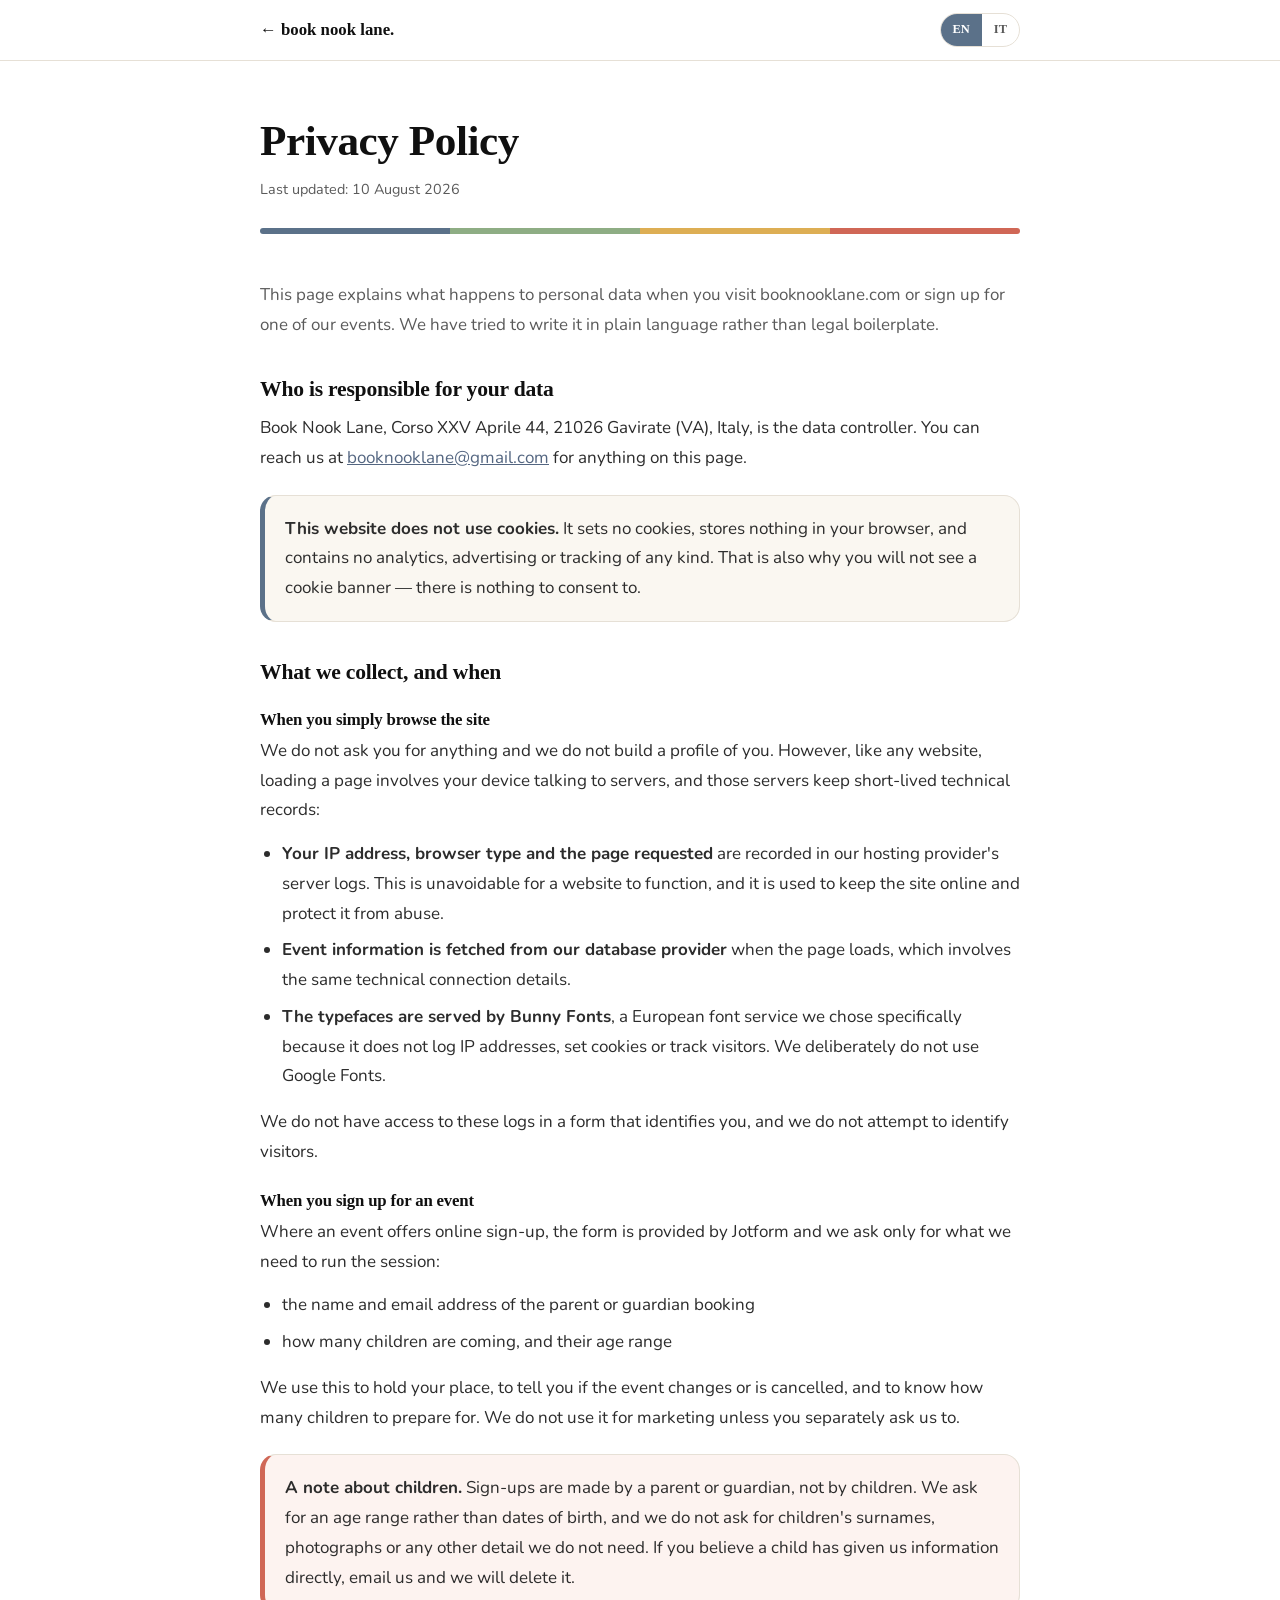
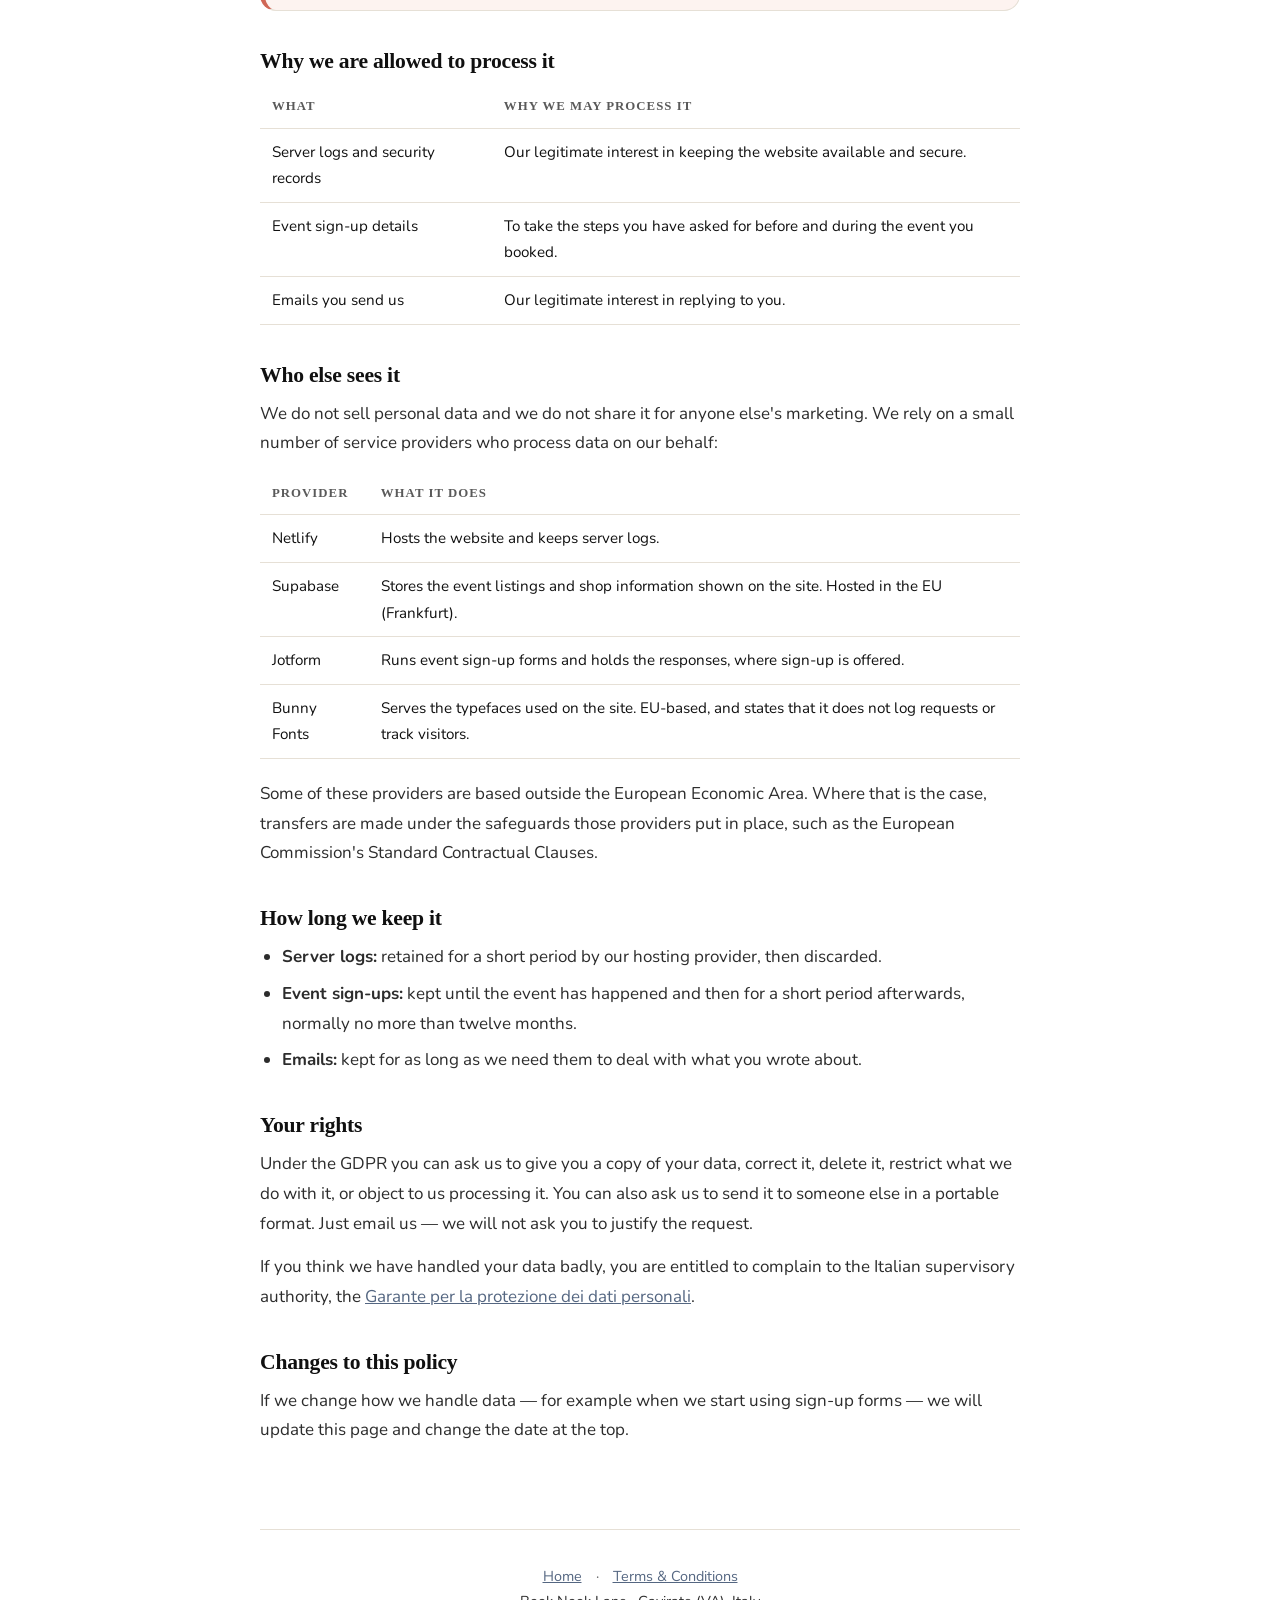
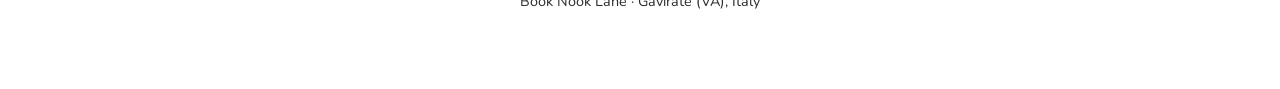
<file: landing/privacy.html>
<!DOCTYPE html>
<html lang="en">
<head>
<meta charset="utf-8">
<meta name="viewport" content="width=device-width, initial-scale=1">
<title>Privacy Policy — Book Nook Lane</title>
<meta name="description" content="How Book Nook Lane handles personal data.">
<meta name="robots" content="noindex">
<link rel="preconnect" href="https://fonts.bunny.net" crossorigin>
<link rel="stylesheet" href="https://fonts.bunny.net/css?family=zilla-slab:400,500,600,700|caveat:600,700|nunito:400,400i,600,700,800&display=swap">
<link rel="stylesheet" href="legal.css">
</head>
<body>

<nav>
  <div class="wrap">
    <a class="brand" href="/">← book nook lane.</a>
    <div class="lang">
      <button id="btn-en" class="on" onclick="setLang('en')">EN</button>
      <button id="btn-it" onclick="setLang('it')">IT</button>
    </div>
  </div>
</nav>

<!-- ============================== ENGLISH ============================== -->
<div data-lang="en" class="on">

  <header class="doc">
    <div class="wrap">
      <h1>Privacy Policy</h1>
      <p class="updated">Last updated: 10 August 2026</p>
    </div>
    <div class="shelf"><i></i><i></i><i></i><i></i></div>
  </header>

  <main class="wrap">
    <p class="lede">This page explains what happens to personal data when you visit booknooklane.com or sign up for one of our events. We have tried to write it in plain language rather than legal boilerplate.</p>

    <h2>Who is responsible for your data</h2>
    <p>Book Nook Lane, Corso XXV Aprile 44, 21026 Gavirate (VA), Italy, is the data controller. You can reach us at <a href="mailto:booknooklane@gmail.com">booknooklane@gmail.com</a> for anything on this page.</p>

    <div class="callout">
      <p><strong>This website does not use cookies.</strong> It sets no cookies, stores nothing in your browser, and contains no analytics, advertising or tracking of any kind. That is also why you will not see a cookie banner — there is nothing to consent to.</p>
    </div>

    <h2>What we collect, and when</h2>

    <h3>When you simply browse the site</h3>
    <p>We do not ask you for anything and we do not build a profile of you. However, like any website, loading a page involves your device talking to servers, and those servers keep short-lived technical records:</p>
    <ul>
      <li><strong>Your IP address, browser type and the page requested</strong> are recorded in our hosting provider's server logs. This is unavoidable for a website to function, and it is used to keep the site online and protect it from abuse.</li>
      <li><strong>Event information is fetched from our database provider</strong> when the page loads, which involves the same technical connection details.</li>
      <li><strong>The typefaces are served by Bunny Fonts</strong>, a European font service we chose specifically because it does not log IP addresses, set cookies or track visitors. We deliberately do not use Google Fonts.</li>
    </ul>
    <p>We do not have access to these logs in a form that identifies you, and we do not attempt to identify visitors.</p>

    <h3>When you sign up for an event</h3>
    <p>Where an event offers online sign-up, the form is provided by Jotform and we ask only for what we need to run the session:</p>
    <ul>
      <li>the name and email address of the parent or guardian booking</li>
      <li>how many children are coming, and their age range</li>
    </ul>
    <p>We use this to hold your place, to tell you if the event changes or is cancelled, and to know how many children to prepare for. We do not use it for marketing unless you separately ask us to.</p>

    <div class="callout warn">
      <p><strong>A note about children.</strong> Sign-ups are made by a parent or guardian, not by children. We ask for an age range rather than dates of birth, and we do not ask for children's surnames, photographs or any other detail we do not need. If you believe a child has given us information directly, email us and we will delete it.</p>
    </div>

    <h2>Why we are allowed to process it</h2>
    <table>
      <tr><th>What</th><th>Why we may process it</th></tr>
      <tr><td>Server logs and security records</td><td>Our legitimate interest in keeping the website available and secure.</td></tr>
      <tr><td>Event sign-up details</td><td>To take the steps you have asked for before and during the event you booked.</td></tr>
      <tr><td>Emails you send us</td><td>Our legitimate interest in replying to you.</td></tr>
    </table>

    <h2>Who else sees it</h2>
    <p>We do not sell personal data and we do not share it for anyone else's marketing. We rely on a small number of service providers who process data on our behalf:</p>
    <table>
      <tr><th>Provider</th><th>What it does</th></tr>
      <tr><td>Netlify</td><td>Hosts the website and keeps server logs.</td></tr>
      <tr><td>Supabase</td><td>Stores the event listings and shop information shown on the site. Hosted in the EU (Frankfurt).</td></tr>
      <tr><td>Jotform</td><td>Runs event sign-up forms and holds the responses, where sign-up is offered.</td></tr>
      <tr><td>Bunny Fonts</td><td>Serves the typefaces used on the site. EU-based, and states that it does not log requests or track visitors.</td></tr>
    </table>
    <p>Some of these providers are based outside the European Economic Area. Where that is the case, transfers are made under the safeguards those providers put in place, such as the European Commission's Standard Contractual Clauses.</p>

    <h2>How long we keep it</h2>
    <ul>
      <li><strong>Server logs:</strong> retained for a short period by our hosting provider, then discarded.</li>
      <li><strong>Event sign-ups:</strong> kept until the event has happened and then for a short period afterwards, normally no more than twelve months.</li>
      <li><strong>Emails:</strong> kept for as long as we need them to deal with what you wrote about.</li>
    </ul>

    <h2>Your rights</h2>
    <p>Under the GDPR you can ask us to give you a copy of your data, correct it, delete it, restrict what we do with it, or object to us processing it. You can also ask us to send it to someone else in a portable format. Just email us — we will not ask you to justify the request.</p>
    <p>If you think we have handled your data badly, you are entitled to complain to the Italian supervisory authority, the <a href="https://www.garanteprivacy.it" target="_blank" rel="noopener">Garante per la protezione dei dati personali</a>.</p>

    <h2>Changes to this policy</h2>
    <p>If we change how we handle data — for example when we start using sign-up forms — we will update this page and change the date at the top.</p>
  </main>
</div>

<!-- ============================== ITALIANO ============================= -->
<div data-lang="it">

  <header class="doc">
    <div class="wrap">
      <h1>Informativa sulla privacy</h1>
      <p class="updated">Ultimo aggiornamento: 10 agosto 2026</p>
    </div>
    <div class="shelf"><i></i><i></i><i></i><i></i></div>
  </header>

  <main class="wrap">
    <p class="lede">Questa pagina spiega che cosa succede ai dati personali quando visiti booknooklane.com o ti iscrivi a uno dei nostri eventi. Abbiamo cercato di scriverla in modo semplice, senza formule legali.</p>

    <h2>Chi è responsabile dei tuoi dati</h2>
    <p>Book Nook Lane, Corso XXV Aprile 44, 21026 Gavirate (VA), Italia, è il titolare del trattamento. Puoi scriverci a <a href="mailto:booknooklane@gmail.com">booknooklane@gmail.com</a> per qualsiasi cosa riguardi questa pagina.</p>

    <div class="callout">
      <p><strong>Questo sito non utilizza cookie.</strong> Non installa cookie, non salva nulla nel tuo browser e non contiene strumenti di analisi, pubblicità o tracciamento. Per questo non vedrai alcun banner sui cookie: non c'è nulla da acconsentire.</p>
    </div>

    <h2>Quali dati raccogliamo, e quando</h2>

    <h3>Quando visiti semplicemente il sito</h3>
    <p>Non ti chiediamo nulla e non creiamo alcun profilo. Tuttavia, come per qualsiasi sito, caricare una pagina comporta una comunicazione tra il tuo dispositivo e dei server, che conservano registrazioni tecniche per un breve periodo:</p>
    <ul>
      <li><strong>Indirizzo IP, tipo di browser e pagina richiesta</strong> vengono registrati nei log del nostro fornitore di hosting. È inevitabile perché il sito funzioni e serve a mantenerlo online e protetto da abusi.</li>
      <li><strong>Le informazioni sugli eventi vengono richieste al nostro fornitore di database</strong> al caricamento della pagina, con gli stessi dati tecnici di connessione.</li>
      <li><strong>I caratteri tipografici sono forniti da Bunny Fonts</strong>, un servizio europeo scelto proprio perché non registra gli indirizzi IP, non installa cookie e non traccia i visitatori. Abbiamo deliberatamente rinunciato a Google Fonts.</li>
    </ul>
    <p>Non abbiamo accesso a questi log in una forma che ti identifichi e non cerchiamo di identificare i visitatori.</p>

    <h3>Quando ti iscrivi a un evento</h3>
    <p>Quando un evento prevede l'iscrizione online, il modulo è fornito da Jotform e chiediamo solo ciò che serve per organizzare l'incontro:</p>
    <ul>
      <li>nome e indirizzo email del genitore o di chi esercita la responsabilità genitoriale</li>
      <li>quanti bambini parteciperanno e la loro fascia d'età</li>
    </ul>
    <p>Usiamo questi dati per riservare il posto, per avvisarti se l'evento cambia o viene annullato e per sapere quanti bambini aspettare. Non li usiamo per finalità di marketing, salvo tua espressa richiesta.</p>

    <div class="callout warn">
      <p><strong>Una nota sui bambini.</strong> Le iscrizioni sono effettuate da un genitore o tutore, non dai bambini. Chiediamo una fascia d'età e non la data di nascita, e non chiediamo cognomi, fotografie o altri dati non necessari. Se ritieni che un bambino ci abbia fornito dati direttamente, scrivici e li cancelleremo.</p>
    </div>

    <h2>Su quale base giuridica</h2>
    <table>
      <tr><th>Dato</th><th>Base giuridica</th></tr>
      <tr><td>Log dei server e registrazioni di sicurezza</td><td>Nostro legittimo interesse a mantenere il sito disponibile e sicuro.</td></tr>
      <tr><td>Dati di iscrizione agli eventi</td><td>Esecuzione di misure richieste da te prima e durante l'evento prenotato.</td></tr>
      <tr><td>Email che ci invii</td><td>Nostro legittimo interesse a risponderti.</td></tr>
    </table>

    <h2>Chi altro li vede</h2>
    <p>Non vendiamo dati personali e non li condividiamo per il marketing di terzi. Ci avvaliamo di alcuni fornitori che trattano i dati per nostro conto:</p>
    <table>
      <tr><th>Fornitore</th><th>Attività</th></tr>
      <tr><td>Netlify</td><td>Ospita il sito e conserva i log dei server.</td></tr>
      <tr><td>Supabase</td><td>Conserva gli eventi e le informazioni della libreria mostrate sul sito. Server nell'UE (Francoforte).</td></tr>
      <tr><td>Jotform</td><td>Gestisce i moduli di iscrizione agli eventi e conserva le risposte, dove previsti.</td></tr>
      <tr><td>Bunny Fonts</td><td>Fornisce i caratteri usati sul sito. Con sede nell'UE, dichiara di non registrare le richieste né tracciare i visitatori.</td></tr>
    </table>
    <p>Alcuni fornitori hanno sede fuori dallo Spazio economico europeo. In tal caso i trasferimenti avvengono in base alle garanzie da essi adottate, come le Clausole contrattuali tipo della Commissione europea.</p>

    <h2>Per quanto tempo li conserviamo</h2>
    <ul>
      <li><strong>Log dei server:</strong> conservati per un breve periodo dal fornitore di hosting, poi eliminati.</li>
      <li><strong>Iscrizioni agli eventi:</strong> conservate fino allo svolgimento dell'evento e per un breve periodo successivo, di norma non oltre dodici mesi.</li>
      <li><strong>Email:</strong> conservate per il tempo necessario a gestire la tua richiesta.</li>
    </ul>

    <h2>I tuoi diritti</h2>
    <p>Ai sensi del GDPR puoi chiederci una copia dei tuoi dati, la loro rettifica o cancellazione, la limitazione del trattamento oppure opporti al trattamento. Puoi anche chiederci di trasmetterli a terzi in un formato portabile. Ti basta scriverci: non ti chiederemo di motivare la richiesta.</p>
    <p>Se ritieni che abbiamo trattato male i tuoi dati, hai diritto di proporre reclamo al <a href="https://www.garanteprivacy.it" target="_blank" rel="noopener">Garante per la protezione dei dati personali</a>.</p>

    <h2>Modifiche a questa informativa</h2>
    <p>Se cambieremo il modo in cui trattiamo i dati — per esempio quando attiveremo i moduli di iscrizione — aggiorneremo questa pagina e la data in alto.</p>
  </main>
</div>

<footer class="wrap">
  <a href="/">Home</a> · <a href="terms.html">Terms &amp; Conditions</a>
  <p>Book Nook Lane · Gavirate (VA), Italy</p>
</footer>

<script>
// Deliberately no localStorage here: this page promises that the site stores
// nothing in your browser, and that promise has to stay true.
function setLang(l){
  document.querySelectorAll('[data-lang]').forEach(el => el.classList.toggle('on', el.dataset.lang === l));
  document.getElementById('btn-en').classList.toggle('on', l === 'en');
  document.getElementById('btn-it').classList.toggle('on', l === 'it');
  document.documentElement.lang = l;
  history.replaceState(null, '', l === 'it' ? '?lang=it' : location.pathname);
}
// Follow ?lang=it if present, otherwise the browser's own preference.
const param = new URLSearchParams(location.search).get('lang');
setLang(param === 'it' || param === 'en' ? param
      : (navigator.language || '').toLowerCase().startsWith('it') ? 'it' : 'en');
</script>
</body>
</html>
</file>
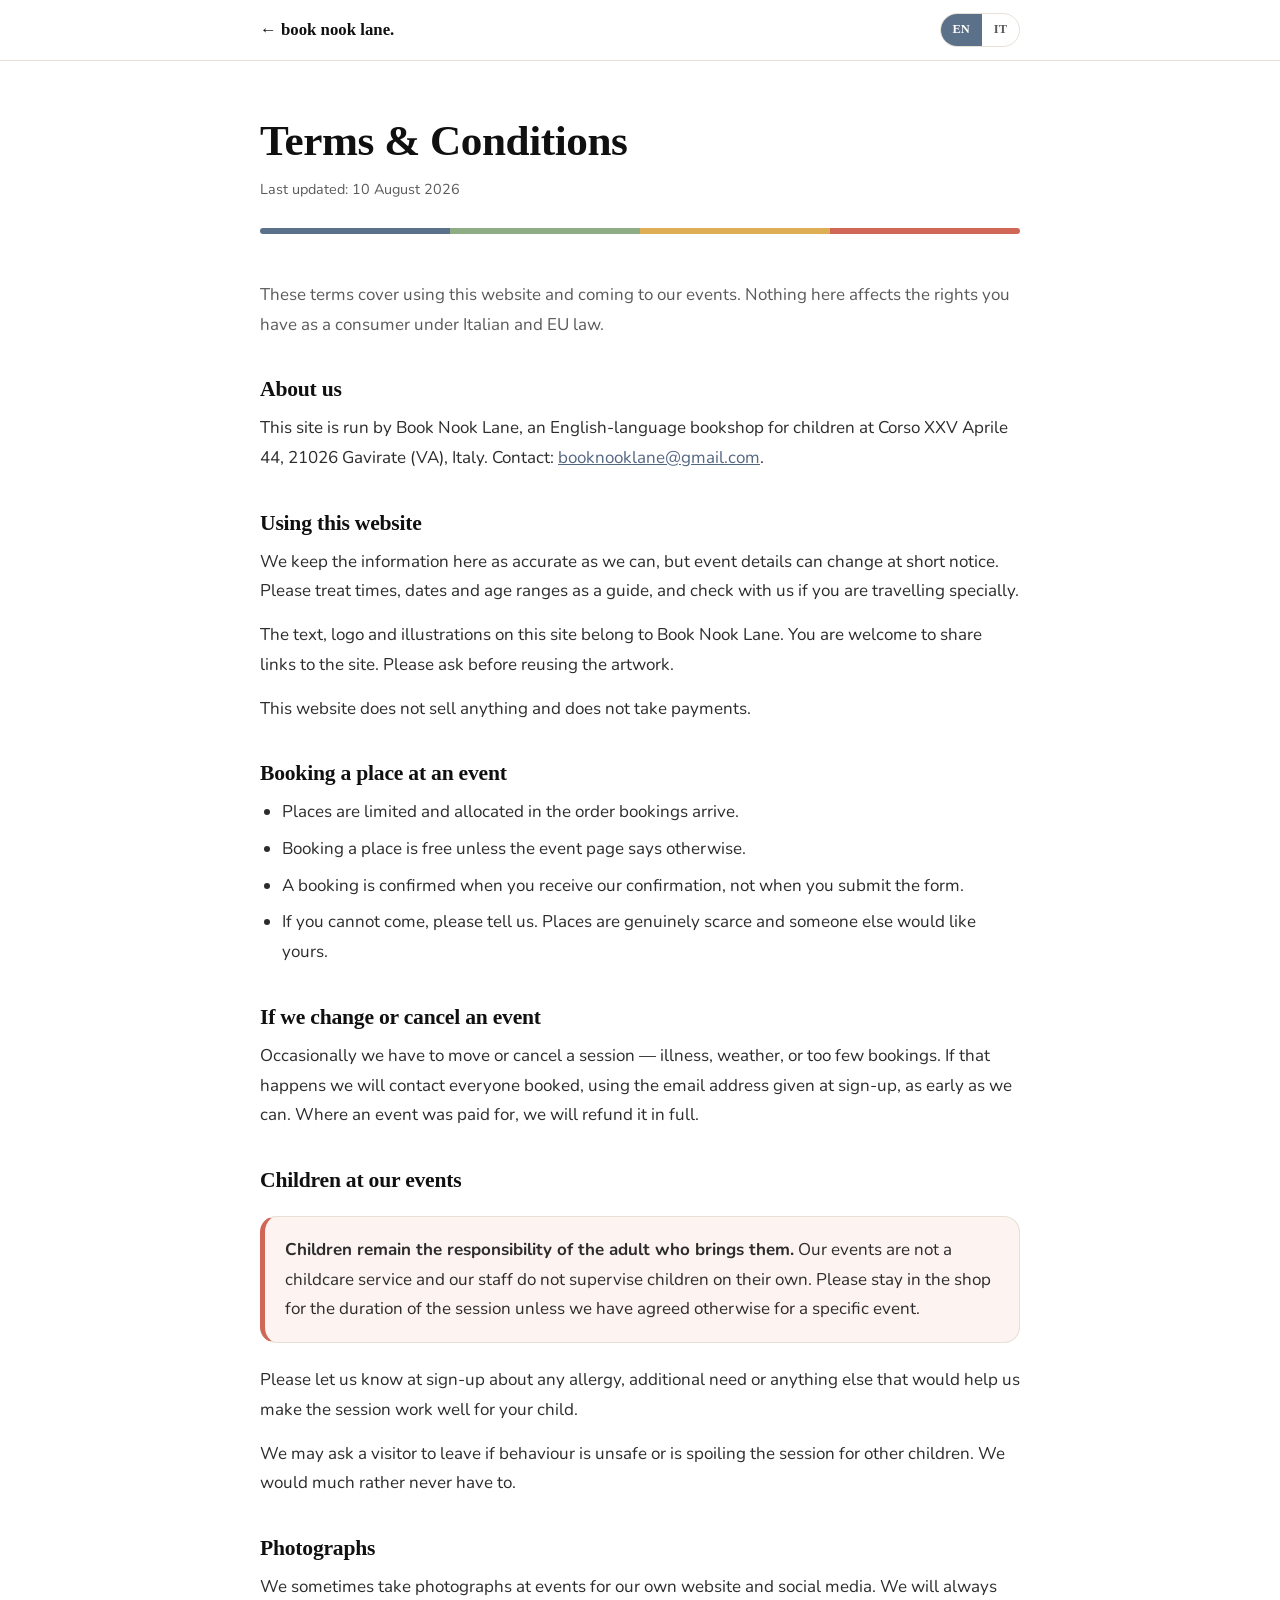
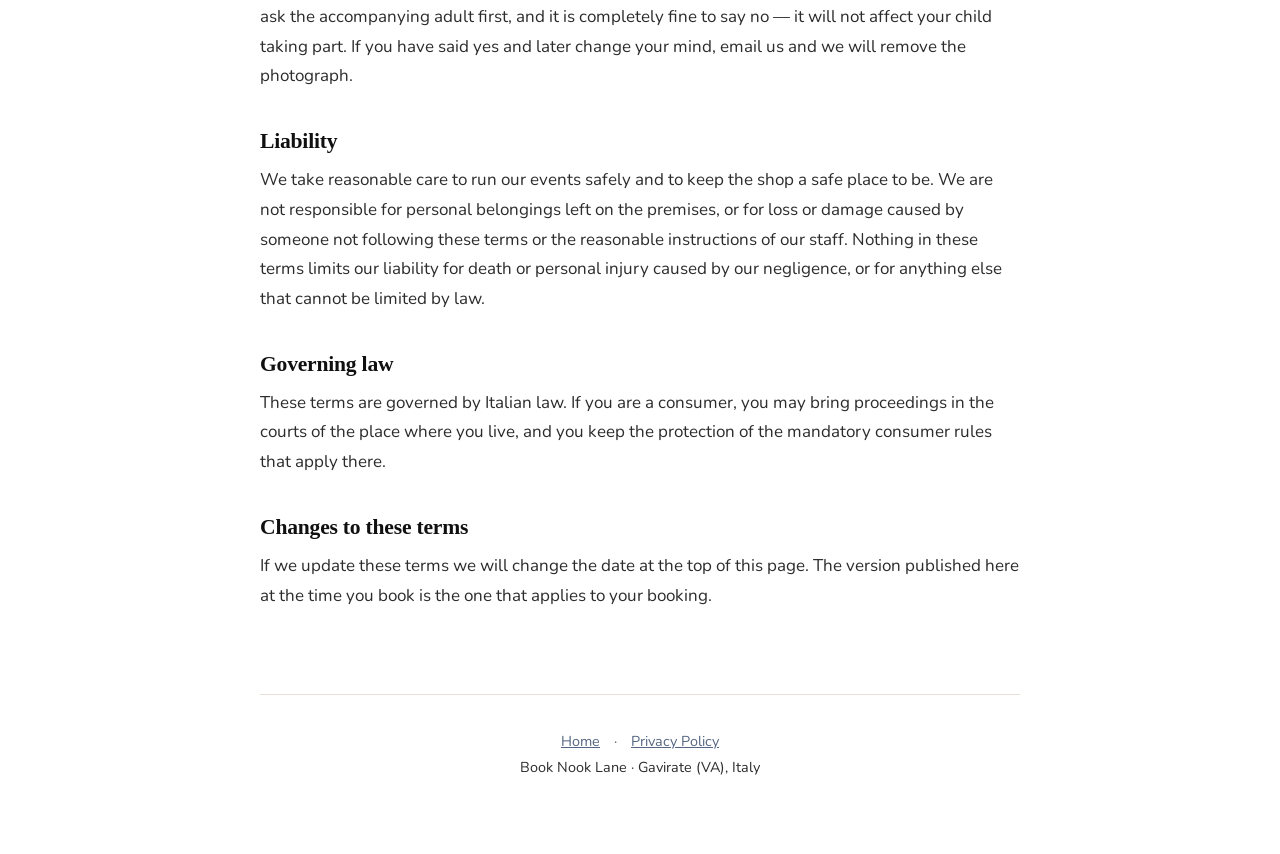
<file: landing/terms.html>
<!DOCTYPE html>
<html lang="en">
<head>
<meta charset="utf-8">
<meta name="viewport" content="width=device-width, initial-scale=1">
<title>Terms &amp; Conditions — Book Nook Lane</title>
<meta name="description" content="Terms for using booknooklane.com and attending Book Nook Lane events.">
<meta name="robots" content="noindex">
<link rel="preconnect" href="https://fonts.bunny.net" crossorigin>
<link rel="stylesheet" href="https://fonts.bunny.net/css?family=zilla-slab:400,500,600,700|caveat:600,700|nunito:400,400i,600,700,800&display=swap">
<link rel="stylesheet" href="legal.css">
</head>
<body>

<nav>
  <div class="wrap">
    <a class="brand" href="/">← book nook lane.</a>
    <div class="lang">
      <button id="btn-en" class="on" onclick="setLang('en')">EN</button>
      <button id="btn-it" onclick="setLang('it')">IT</button>
    </div>
  </div>
</nav>

<!-- ============================== ENGLISH ============================== -->
<div data-lang="en" class="on">

  <header class="doc">
    <div class="wrap">
      <h1>Terms &amp; Conditions</h1>
      <p class="updated">Last updated: 10 August 2026</p>
    </div>
    <div class="shelf"><i></i><i></i><i></i><i></i></div>
  </header>

  <main class="wrap">
    <p class="lede">These terms cover using this website and coming to our events. Nothing here affects the rights you have as a consumer under Italian and EU law.</p>

    <h2>About us</h2>
    <p>This site is run by Book Nook Lane, an English-language bookshop for children at Corso XXV Aprile 44, 21026 Gavirate (VA), Italy. Contact: <a href="mailto:booknooklane@gmail.com">booknooklane@gmail.com</a>.</p>

    <h2>Using this website</h2>
    <p>We keep the information here as accurate as we can, but event details can change at short notice. Please treat times, dates and age ranges as a guide, and check with us if you are travelling specially.</p>
    <p>The text, logo and illustrations on this site belong to Book Nook Lane. You are welcome to share links to the site. Please ask before reusing the artwork.</p>
    <p>This website does not sell anything and does not take payments.</p>

    <h2>Booking a place at an event</h2>
    <ul>
      <li>Places are limited and allocated in the order bookings arrive.</li>
      <li>Booking a place is free unless the event page says otherwise.</li>
      <li>A booking is confirmed when you receive our confirmation, not when you submit the form.</li>
      <li>If you cannot come, please tell us. Places are genuinely scarce and someone else would like yours.</li>
    </ul>

    <h2>If we change or cancel an event</h2>
    <p>Occasionally we have to move or cancel a session — illness, weather, or too few bookings. If that happens we will contact everyone booked, using the email address given at sign-up, as early as we can. Where an event was paid for, we will refund it in full.</p>

    <h2>Children at our events</h2>
    <div class="callout warn">
      <p><strong>Children remain the responsibility of the adult who brings them.</strong> Our events are not a childcare service and our staff do not supervise children on their own. Please stay in the shop for the duration of the session unless we have agreed otherwise for a specific event.</p>
    </div>
    <p>Please let us know at sign-up about any allergy, additional need or anything else that would help us make the session work well for your child.</p>
    <p>We may ask a visitor to leave if behaviour is unsafe or is spoiling the session for other children. We would much rather never have to.</p>

    <h2>Photographs</h2>
    <p>We sometimes take photographs at events for our own website and social media. We will always ask the accompanying adult first, and it is completely fine to say no — it will not affect your child taking part. If you have said yes and later change your mind, email us and we will remove the photograph.</p>

    <h2>Liability</h2>
    <p>We take reasonable care to run our events safely and to keep the shop a safe place to be. We are not responsible for personal belongings left on the premises, or for loss or damage caused by someone not following these terms or the reasonable instructions of our staff. Nothing in these terms limits our liability for death or personal injury caused by our negligence, or for anything else that cannot be limited by law.</p>

    <h2>Governing law</h2>
    <p>These terms are governed by Italian law. If you are a consumer, you may bring proceedings in the courts of the place where you live, and you keep the protection of the mandatory consumer rules that apply there.</p>

    <h2>Changes to these terms</h2>
    <p>If we update these terms we will change the date at the top of this page. The version published here at the time you book is the one that applies to your booking.</p>
  </main>
</div>

<!-- ============================== ITALIANO ============================= -->
<div data-lang="it">

  <header class="doc">
    <div class="wrap">
      <h1>Termini e condizioni</h1>
      <p class="updated">Ultimo aggiornamento: 10 agosto 2026</p>
    </div>
    <div class="shelf"><i></i><i></i><i></i><i></i></div>
  </header>

  <main class="wrap">
    <p class="lede">Questi termini riguardano l'uso del sito e la partecipazione ai nostri eventi. Nulla di quanto qui indicato pregiudica i diritti che ti spettano come consumatore ai sensi della legge italiana ed europea.</p>

    <h2>Chi siamo</h2>
    <p>Il sito è gestito da Book Nook Lane, libreria per bambini in lingua inglese, Corso XXV Aprile 44, 21026 Gavirate (VA), Italia. Contatto: <a href="mailto:booknooklane@gmail.com">booknooklane@gmail.com</a>.</p>

    <h2>Uso del sito</h2>
    <p>Cerchiamo di mantenere le informazioni il più accurate possibile, ma i dettagli degli eventi possono cambiare con poco preavviso. Considera orari, date e fasce d'età come indicativi e contattaci se ti sposti appositamente.</p>
    <p>I testi, il logo e le illustrazioni del sito appartengono a Book Nook Lane. Puoi condividerne liberamente i link. Ti chiediamo di contattarci prima di riutilizzare le immagini.</p>
    <p>Questo sito non vende nulla e non riceve pagamenti.</p>

    <h2>Prenotare un posto a un evento</h2>
    <ul>
      <li>I posti sono limitati e assegnati in ordine di arrivo delle iscrizioni.</li>
      <li>L'iscrizione è gratuita salvo diversa indicazione nella pagina dell'evento.</li>
      <li>La prenotazione è confermata quando ricevi la nostra conferma, non al momento dell'invio del modulo.</li>
      <li>Se non puoi venire, faccelo sapere: i posti sono davvero pochi e qualcun altro sarebbe felice di prenderlo.</li>
    </ul>

    <h2>Se modifichiamo o annulliamo un evento</h2>
    <p>Talvolta dobbiamo spostare o annullare un incontro, per malattia, maltempo o iscrizioni insufficienti. In tal caso avviseremo tutti gli iscritti all'indirizzo email indicato, con il maggior preavviso possibile. Se l'evento era a pagamento, rimborseremo l'intero importo.</p>

    <h2>I bambini ai nostri eventi</h2>
    <div class="callout warn">
      <p><strong>I bambini restano sotto la responsabilità dell'adulto che li accompagna.</strong> I nostri eventi non sono un servizio di custodia e il nostro personale non vigila i bambini da solo. Ti chiediamo di restare in libreria per tutta la durata dell'incontro, salvo diverso accordo per un evento specifico.</p>
    </div>
    <p>Segnalaci al momento dell'iscrizione eventuali allergie, bisogni particolari o qualsiasi cosa possa aiutarci a rendere l'incontro piacevole per tuo figlio.</p>
    <p>Possiamo chiedere a un visitatore di allontanarsi se il comportamento risulta pericoloso o rovina l'incontro per gli altri bambini. Preferiamo di gran lunga non doverlo mai fare.</p>

    <h2>Fotografie</h2>
    <p>A volte scattiamo fotografie durante gli eventi per il nostro sito e i social. Chiediamo sempre prima all'adulto accompagnatore ed è del tutto legittimo dire di no: non influirà sulla partecipazione del bambino. Se hai acconsentito e poi cambi idea, scrivici e rimuoveremo la fotografia.</p>

    <h2>Responsabilità</h2>
    <p>Adottiamo ogni ragionevole cura per svolgere gli eventi in sicurezza e mantenere la libreria un luogo sicuro. Non rispondiamo degli effetti personali lasciati nei locali, né di perdite o danni causati dal mancato rispetto di questi termini o delle ragionevoli indicazioni del personale. Nulla in questi termini limita la nostra responsabilità per morte o lesioni personali dovute a nostra negligenza, o per quanto altro non sia limitabile per legge.</p>

    <h2>Legge applicabile</h2>
    <p>Questi termini sono regolati dalla legge italiana. Se sei un consumatore, puoi agire davanti al giudice del luogo in cui risiedi e conservi la tutela delle norme imperative a protezione dei consumatori ivi applicabili.</p>

    <h2>Modifiche ai termini</h2>
    <p>In caso di aggiornamento modificheremo la data in cima alla pagina. Alla tua prenotazione si applica la versione pubblicata al momento in cui la effettui.</p>
  </main>
</div>

<footer class="wrap">
  <a href="/">Home</a> · <a href="privacy.html">Privacy Policy</a>
  <p>Book Nook Lane · Gavirate (VA), Italy</p>
</footer>

<script>
// No localStorage: the privacy policy promises the site stores nothing in
// your browser, so the language choice rides in the URL instead.
function setLang(l){
  document.querySelectorAll('[data-lang]').forEach(el => el.classList.toggle('on', el.dataset.lang === l));
  document.getElementById('btn-en').classList.toggle('on', l === 'en');
  document.getElementById('btn-it').classList.toggle('on', l === 'it');
  document.documentElement.lang = l;
  history.replaceState(null, '', l === 'it' ? '?lang=it' : location.pathname);
}
const param = new URLSearchParams(location.search).get('lang');
setLang(param === 'it' || param === 'en' ? param
      : (navigator.language || '').toLowerCase().startsWith('it') ? 'it' : 'en');
</script>
</body>
</html>
</file>
<file: landing/legal.css>
/* Shared styling for the privacy policy and terms pages.
   Deliberately plainer than the main site — these are documents, not marketing. */

:root{
  --ink:#101010;
  --ink-soft:#5A5A5A;
  --slate:#5B7189;
  --slate-deep:#546681;
  --coral:#D06756;
  --page:#F3EBDC;
  --bg:#FFFFFF;
  --bg-warm:#FAF7F1;
  --line:#E6E0D6;
  --radius:16px;
}
*{box-sizing:border-box}
body{
  margin:0;background:var(--bg);color:var(--ink);
  font-family:'Nunito',system-ui,sans-serif;font-size:17px;line-height:1.75;
  -webkit-font-smoothing:antialiased;
}
h1,h2,h3{font-family:'Zilla Slab',Georgia,serif;font-weight:700;line-height:1.2;margin:0;letter-spacing:-.01em}
a{color:var(--slate-deep)}
.wrap{width:min(760px,90vw);margin:0 auto}

nav{position:sticky;top:0;z-index:50;background:rgba(255,255,255,.94);backdrop-filter:blur(10px);border-bottom:1px solid var(--line)}
nav .wrap{display:flex;align-items:center;justify-content:space-between;gap:16px;padding:13px 0}
.brand{font-family:'Zilla Slab',Georgia,serif;font-weight:700;font-size:1.05rem;text-decoration:none;color:var(--ink)}
.lang{display:flex;border:1.5px solid var(--line);border-radius:999px;overflow:hidden;font-family:'Zilla Slab',Georgia,serif;font-size:.78rem;font-weight:600}
.lang button{border:0;background:transparent;padding:5px 12px;cursor:pointer;font:inherit;color:var(--ink-soft)}
.lang button.on{background:var(--slate);color:#fff}

header.doc{padding:54px 0 12px}
header.doc h1{font-size:clamp(2rem,4.6vw,2.7rem)}
.updated{color:var(--ink-soft);font-size:.9rem;margin-top:10px}
.shelf{height:6px;display:flex;width:min(760px,90vw);margin:26px auto 0;border-radius:4px;overflow:hidden}
.shelf i{flex:1}
.shelf i:nth-child(1){background:#5B7189}.shelf i:nth-child(2){background:#8EAD84}
.shelf i:nth-child(3){background:#DDAE54}.shelf i:nth-child(4){background:#D06756}

main{padding:34px 0 70px}
h2{font-size:1.35rem;margin:38px 0 10px}
h3{font-size:1.05rem;margin:24px 0 6px}
p,li{color:#2C2C2C}
p{margin:0 0 14px}
ul{margin:0 0 16px;padding-left:22px}
li{margin-bottom:7px}
.lede{font-size:1.06rem;color:var(--ink-soft)}

.callout{
  background:var(--bg-warm);border:1px solid var(--line);border-left:5px solid var(--slate);
  border-radius:var(--radius);padding:18px 20px;margin:22px 0;
}
.callout p:last-child{margin-bottom:0}
.callout.warn{border-left-color:var(--coral);background:#FDF3F0}

table{width:100%;border-collapse:collapse;margin:8px 0 20px;font-size:.95rem}
th,td{text-align:left;padding:10px 12px;border-bottom:1px solid var(--line);vertical-align:top}
th{font-family:'Zilla Slab',Georgia,serif;font-size:.8rem;text-transform:uppercase;letter-spacing:.08em;color:var(--ink-soft)}

footer{padding:34px 0 60px;border-top:1px solid var(--line);text-align:center;color:var(--ink-soft);font-size:.9rem}
footer a{margin:0 10px}

[data-lang]{display:none}
[data-lang].on{display:block}
</file>
